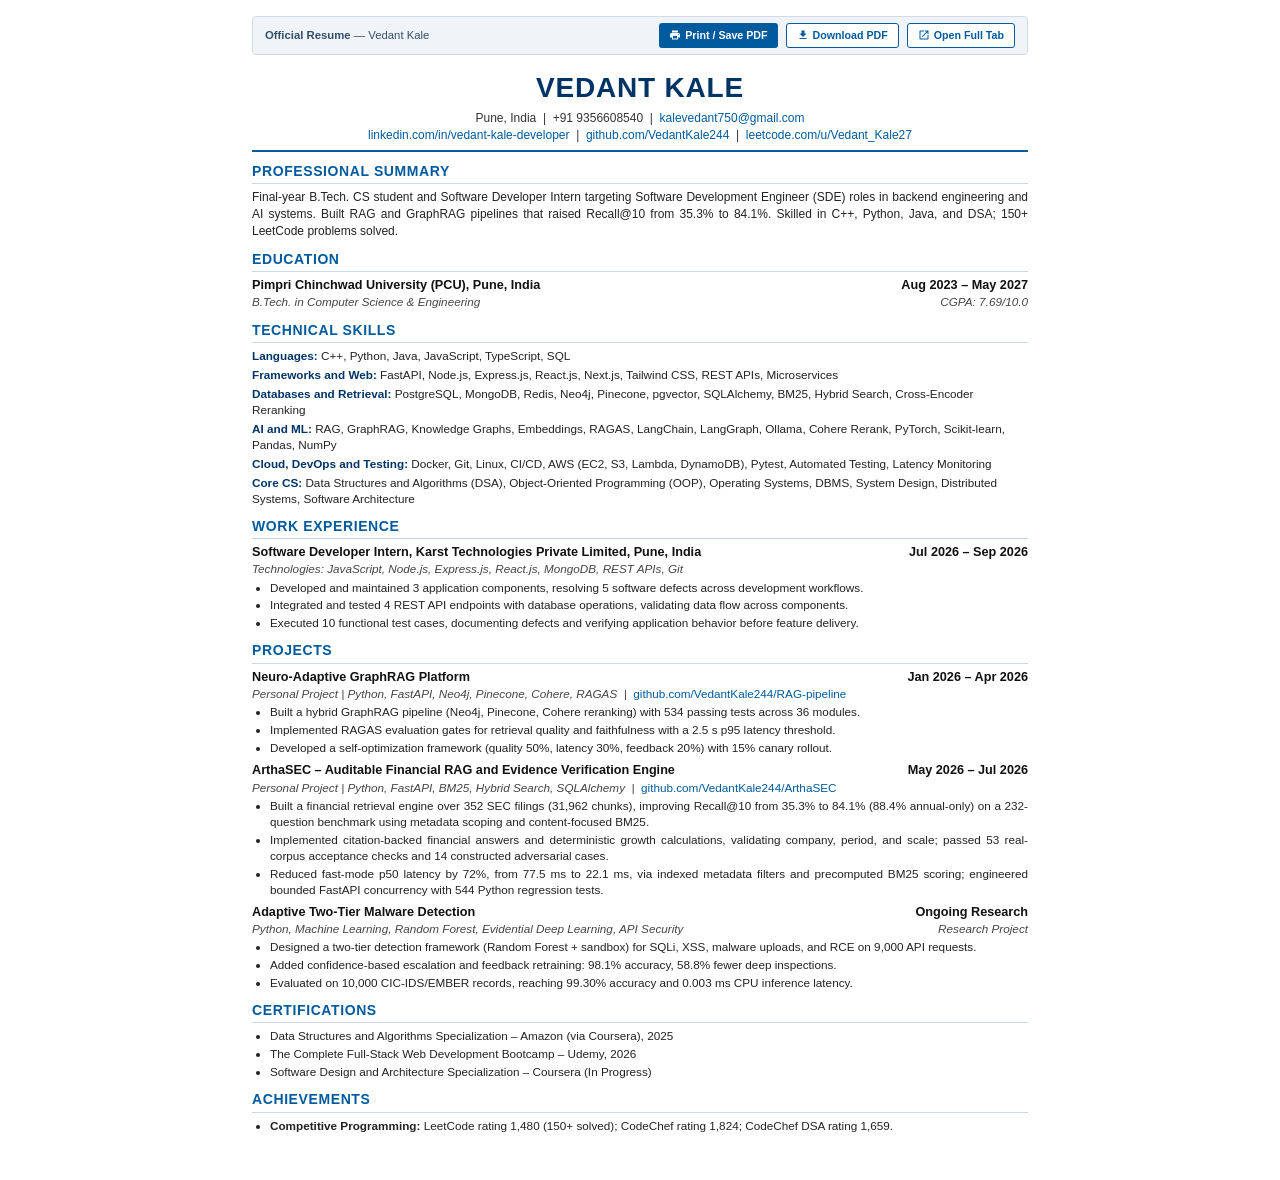
<file: resume_print.html>
<!DOCTYPE html>
<html lang="en">
<head>
<meta charset="UTF-8">
<meta name="viewport" content="width=device-width, initial-scale=1.0">
<title>Vedant Kale - Resume</title>
<style>
  @page {
    margin: 12mm 16mm;
    size: A4 portrait;
  }
  * {
    box-sizing: border-box;
  }
  body {
    font-family: 'Segoe UI', Tahoma, Helvetica, Arial, sans-serif;
    color: #1a1a1a;
    line-height: 1.38;
    font-size: 9.5pt;
    margin: 0 auto;
    padding: 16px 22px 40px 22px;
    max-width: 820px;
    background: #ffffff;
  }
  .action-bar {
    display: flex;
    justify-content: space-between;
    align-items: center;
    background: #f0f4f9;
    border: 1px solid #d0dbe8;
    border-radius: 4px;
    padding: 6px 12px;
    margin-bottom: 14px;
    font-size: 8.5pt;
    color: #334e68;
  }
  .action-buttons {
    display: flex;
    gap: 8px;
  }
  .action-btn {
    display: inline-flex;
    align-items: center;
    gap: 4px;
    background: #005a9e;
    color: #ffffff !important;
    text-decoration: none;
    padding: 4px 10px;
    border-radius: 3px;
    font-size: 8pt;
    font-weight: 600;
    cursor: pointer;
    border: none;
    transition: background 0.15s;
  }
  .action-btn:hover {
    background: #004578;
  }
  .action-btn.secondary {
    background: #ffffff;
    color: #005a9e !important;
    border: 1px solid #005a9e;
  }
  .action-btn.secondary:hover {
    background: #eef3f8;
  }
  .header {
    text-align: center;
    border-bottom: 2px solid #005a9e;
    padding-bottom: 6px;
    margin-bottom: 10px;
  }
  h1 {
    margin: 0;
    font-size: 21pt;
    letter-spacing: 0.8px;
    color: #003366;
    font-weight: 700;
  }
  .contact-info {
    font-size: 9pt;
    color: #333;
    margin-top: 3px;
    line-height: 1.4;
  }
  .contact-info a {
    color: #005a9e;
    text-decoration: none;
    font-weight: 500;
  }
  .contact-info a:hover {
    text-decoration: underline;
  }
  h2 {
    font-size: 10.5pt;
    text-transform: uppercase;
    color: #005a9e;
    border-bottom: 1px solid #c8d8e8;
    margin: 10px 0 5px 0;
    padding-bottom: 2px;
    letter-spacing: 0.6px;
    font-weight: 700;
  }
  .summary {
    font-size: 9pt;
    text-align: justify;
    margin: 0 0 6px 0;
    line-height: 1.4;
    color: #222;
  }
  .item-header {
    display: flex;
    justify-content: space-between;
    font-weight: 700;
    font-size: 9.5pt;
    color: #111;
  }
  .item-sub {
    display: flex;
    justify-content: space-between;
    font-style: italic;
    font-size: 8.8pt;
    color: #444;
    margin-bottom: 2px;
  }
  .item-sub a {
    color: #005a9e;
    text-decoration: none;
    font-style: normal;
  }
  .item-sub a:hover {
    text-decoration: underline;
  }
  ul {
    margin: 2px 0 6px 18px;
    padding: 0;
  }
  li {
    font-size: 8.8pt;
    margin-bottom: 2px;
    text-align: justify;
    line-height: 1.36;
    color: #222;
  }
  .skill-group {
    font-size: 8.8pt;
    margin-bottom: 3px;
    line-height: 1.36;
    color: #222;
  }
  .skill-group strong {
    color: #003366;
  }
  @media print {
    body {
      padding: 0;
      margin: 0;
      max-width: 100%;
    }
    .action-bar {
      display: none !important;
    }
    a {
      text-decoration: none;
      color: #005a9e;
    }
  }
</style>
</head>
<body>

<div class="action-bar no-print">
  <span><strong>Official Resume</strong> &mdash; Vedant Kale</span>
  <div class="action-buttons">
    <button class="action-btn" onclick="window.print()">
      <svg width="12" height="12" viewBox="0 0 24 24" fill="currentColor"><path d="M19 8H5c-1.66 0-3 1.34-3 3v6h4v4h12v-4h4v-6c0-1.66-1.34-3-3-3zm-3 11H8v-5h8v5zm3-7c-.55 0-1-.45-1-1s.45-1 1-1 1 .45 1 1-.45 1-1 1zm-1-9H6v4h12V3z"/></svg>
      Print / Save PDF
    </button>
    <a class="action-btn secondary" href="/pdf/Vedant_Kale_Resume.pdf" download="Vedant_Kale_Resume.pdf">
      <svg width="12" height="12" viewBox="0 0 24 24" fill="currentColor"><path d="M19 9h-4V3H9v6H5l7 7 7-7zM5 18v2h14v-2H5z"/></svg>
      Download PDF
    </a>
    <a class="action-btn secondary" href="/resume_print.html" target="_blank">
      <svg width="12" height="12" viewBox="0 0 24 24" fill="currentColor"><path d="M19 19H5V5h7V3H5a2 2 0 0 0-2 2v14a2 2 0 0 0 2 2h14a2 2 0 0 0 2-2v-7h-2v7zM14 3v2h3.59l-9.83 9.83 1.41 1.41L19 6.41V10h2V3h-7z"/></svg>
      Open Full Tab
    </a>
  </div>
</div>

<div class="header">
  <h1>VEDANT KALE</h1>
  <div class="contact-info">
    Pune, India &nbsp;|&nbsp; +91 9356608540 &nbsp;|&nbsp; <a href="mailto:kalevedant750@gmail.com">kalevedant750@gmail.com</a><br>
    <a href="https://linkedin.com/in/vedant-kale-developer" target="_blank">linkedin.com/in/vedant-kale-developer</a> &nbsp;|&nbsp; 
    <a href="https://github.com/VedantKale244" target="_blank">github.com/VedantKale244</a> &nbsp;|&nbsp; 
    <a href="https://leetcode.com/u/Vedant_Kale27" target="_blank">leetcode.com/u/Vedant_Kale27</a>
  </div>
</div>

<h2>Professional Summary</h2>
<p class="summary">
Final-year B.Tech. CS student and Software Developer Intern targeting Software Development Engineer (SDE) roles in backend engineering and AI systems. Built RAG and GraphRAG pipelines that raised Recall@10 from 35.3% to 84.1%. Skilled in C++, Python, Java, and DSA; 150+ LeetCode problems solved.
</p>

<h2>Education</h2>
<div class="item-header">
  <span>Pimpri Chinchwad University (PCU), Pune, India</span>
  <span>Aug 2023 – May 2027</span>
</div>
<div class="item-sub">
  <span>B.Tech. in Computer Science & Engineering</span>
  <span>CGPA: 7.69/10.0</span>
</div>

<h2>Technical Skills</h2>
<div class="skill-group"><strong>Languages:</strong> C++, Python, Java, JavaScript, TypeScript, SQL</div>
<div class="skill-group"><strong>Frameworks and Web:</strong> FastAPI, Node.js, Express.js, React.js, Next.js, Tailwind CSS, REST APIs, Microservices</div>
<div class="skill-group"><strong>Databases and Retrieval:</strong> PostgreSQL, MongoDB, Redis, Neo4j, Pinecone, pgvector, SQLAlchemy, BM25, Hybrid Search, Cross-Encoder Reranking</div>
<div class="skill-group"><strong>AI and ML:</strong> RAG, GraphRAG, Knowledge Graphs, Embeddings, RAGAS, LangChain, LangGraph, Ollama, Cohere Rerank, PyTorch, Scikit-learn, Pandas, NumPy</div>
<div class="skill-group"><strong>Cloud, DevOps and Testing:</strong> Docker, Git, Linux, CI/CD, AWS (EC2, S3, Lambda, DynamoDB), Pytest, Automated Testing, Latency Monitoring</div>
<div class="skill-group"><strong>Core CS:</strong> Data Structures and Algorithms (DSA), Object-Oriented Programming (OOP), Operating Systems, DBMS, System Design, Distributed Systems, Software Architecture</div>

<h2>Work Experience</h2>
<div class="item-header">
  <span>Software Developer Intern, Karst Technologies Private Limited, Pune, India</span>
  <span>Jul 2026 – Sep 2026</span>
</div>
<div class="item-sub">
  <span>Technologies: JavaScript, Node.js, Express.js, React.js, MongoDB, REST APIs, Git</span>
  <span></span>
</div>
<ul>
  <li>Developed and maintained 3 application components, resolving 5 software defects across development workflows.</li>
  <li>Integrated and tested 4 REST API endpoints with database operations, validating data flow across components.</li>
  <li>Executed 10 functional test cases, documenting defects and verifying application behavior before feature delivery.</li>
</ul>

<h2>Projects</h2>
<div class="item-header">
  <span>Neuro-Adaptive GraphRAG Platform</span>
  <span>Jan 2026 – Apr 2026</span>
</div>
<div class="item-sub">
  <span>Personal Project | Python, FastAPI, Neo4j, Pinecone, Cohere, RAGAS &nbsp;|&nbsp; <a href="https://github.com/VedantKale244/RAG-pipeline" target="_blank">github.com/VedantKale244/RAG-pipeline</a></span>
  <span></span>
</div>
<ul>
  <li>Built a hybrid GraphRAG pipeline (Neo4j, Pinecone, Cohere reranking) with 534 passing tests across 36 modules.</li>
  <li>Implemented RAGAS evaluation gates for retrieval quality and faithfulness with a 2.5 s p95 latency threshold.</li>
  <li>Developed a self-optimization framework (quality 50%, latency 30%, feedback 20%) with 15% canary rollout.</li>
</ul>

<div class="item-header">
  <span>ArthaSEC – Auditable Financial RAG and Evidence Verification Engine</span>
  <span>May 2026 – Jul 2026</span>
</div>
<div class="item-sub">
  <span>Personal Project | Python, FastAPI, BM25, Hybrid Search, SQLAlchemy &nbsp;|&nbsp; <a href="https://github.com/VedantKale244/ArthaSEC" target="_blank">github.com/VedantKale244/ArthaSEC</a></span>
  <span></span>
</div>
<ul>
  <li>Built a financial retrieval engine over 352 SEC filings (31,962 chunks), improving Recall@10 from 35.3% to 84.1% (88.4% annual-only) on a 232-question benchmark using metadata scoping and content-focused BM25.</li>
  <li>Implemented citation-backed financial answers and deterministic growth calculations, validating company, period, and scale; passed 53 real-corpus acceptance checks and 14 constructed adversarial cases.</li>
  <li>Reduced fast-mode p50 latency by 72%, from 77.5 ms to 22.1 ms, via indexed metadata filters and precomputed BM25 scoring; engineered bounded FastAPI concurrency with 544 Python regression tests.</li>
</ul>

<div class="item-header">
  <span>Adaptive Two-Tier Malware Detection</span>
  <span>Ongoing Research</span>
</div>
<div class="item-sub">
  <span>Python, Machine Learning, Random Forest, Evidential Deep Learning, API Security</span>
  <span>Research Project</span>
</div>
<ul>
  <li>Designed a two-tier detection framework (Random Forest + sandbox) for SQLi, XSS, malware uploads, and RCE on 9,000 API requests.</li>
  <li>Added confidence-based escalation and feedback retraining: 98.1% accuracy, 58.8% fewer deep inspections.</li>
  <li>Evaluated on 10,000 CIC-IDS/EMBER records, reaching 99.30% accuracy and 0.003 ms CPU inference latency.</li>
</ul>

<h2>Certifications</h2>
<ul>
  <li>Data Structures and Algorithms Specialization – Amazon (via Coursera), 2025</li>
  <li>The Complete Full-Stack Web Development Bootcamp – Udemy, 2026</li>
  <li>Software Design and Architecture Specialization – Coursera (In Progress)</li>
</ul>

<h2>Achievements</h2>
<ul>
  <li><strong>Competitive Programming:</strong> LeetCode rating 1,480 (150+ solved); CodeChef rating 1,824; CodeChef DSA rating 1,659.</li>
</ul>

</body>
</html>
</file>
